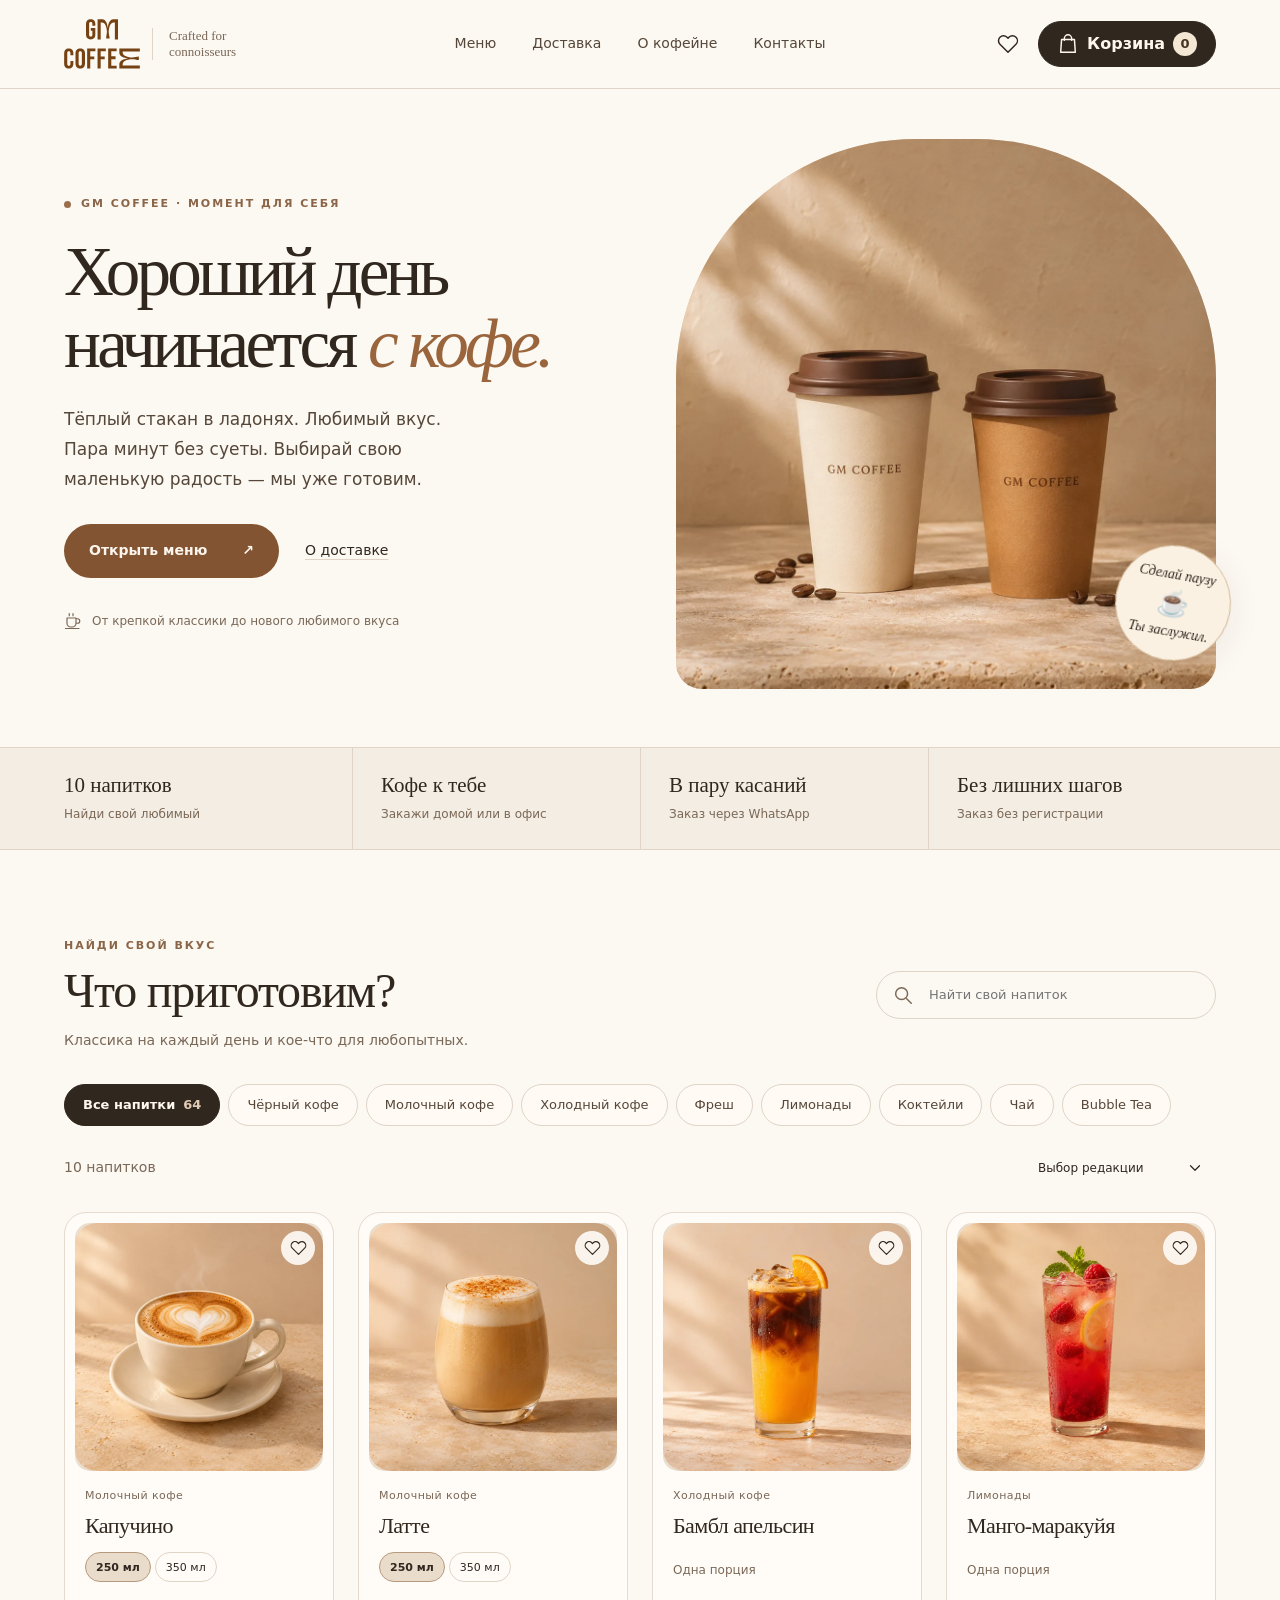
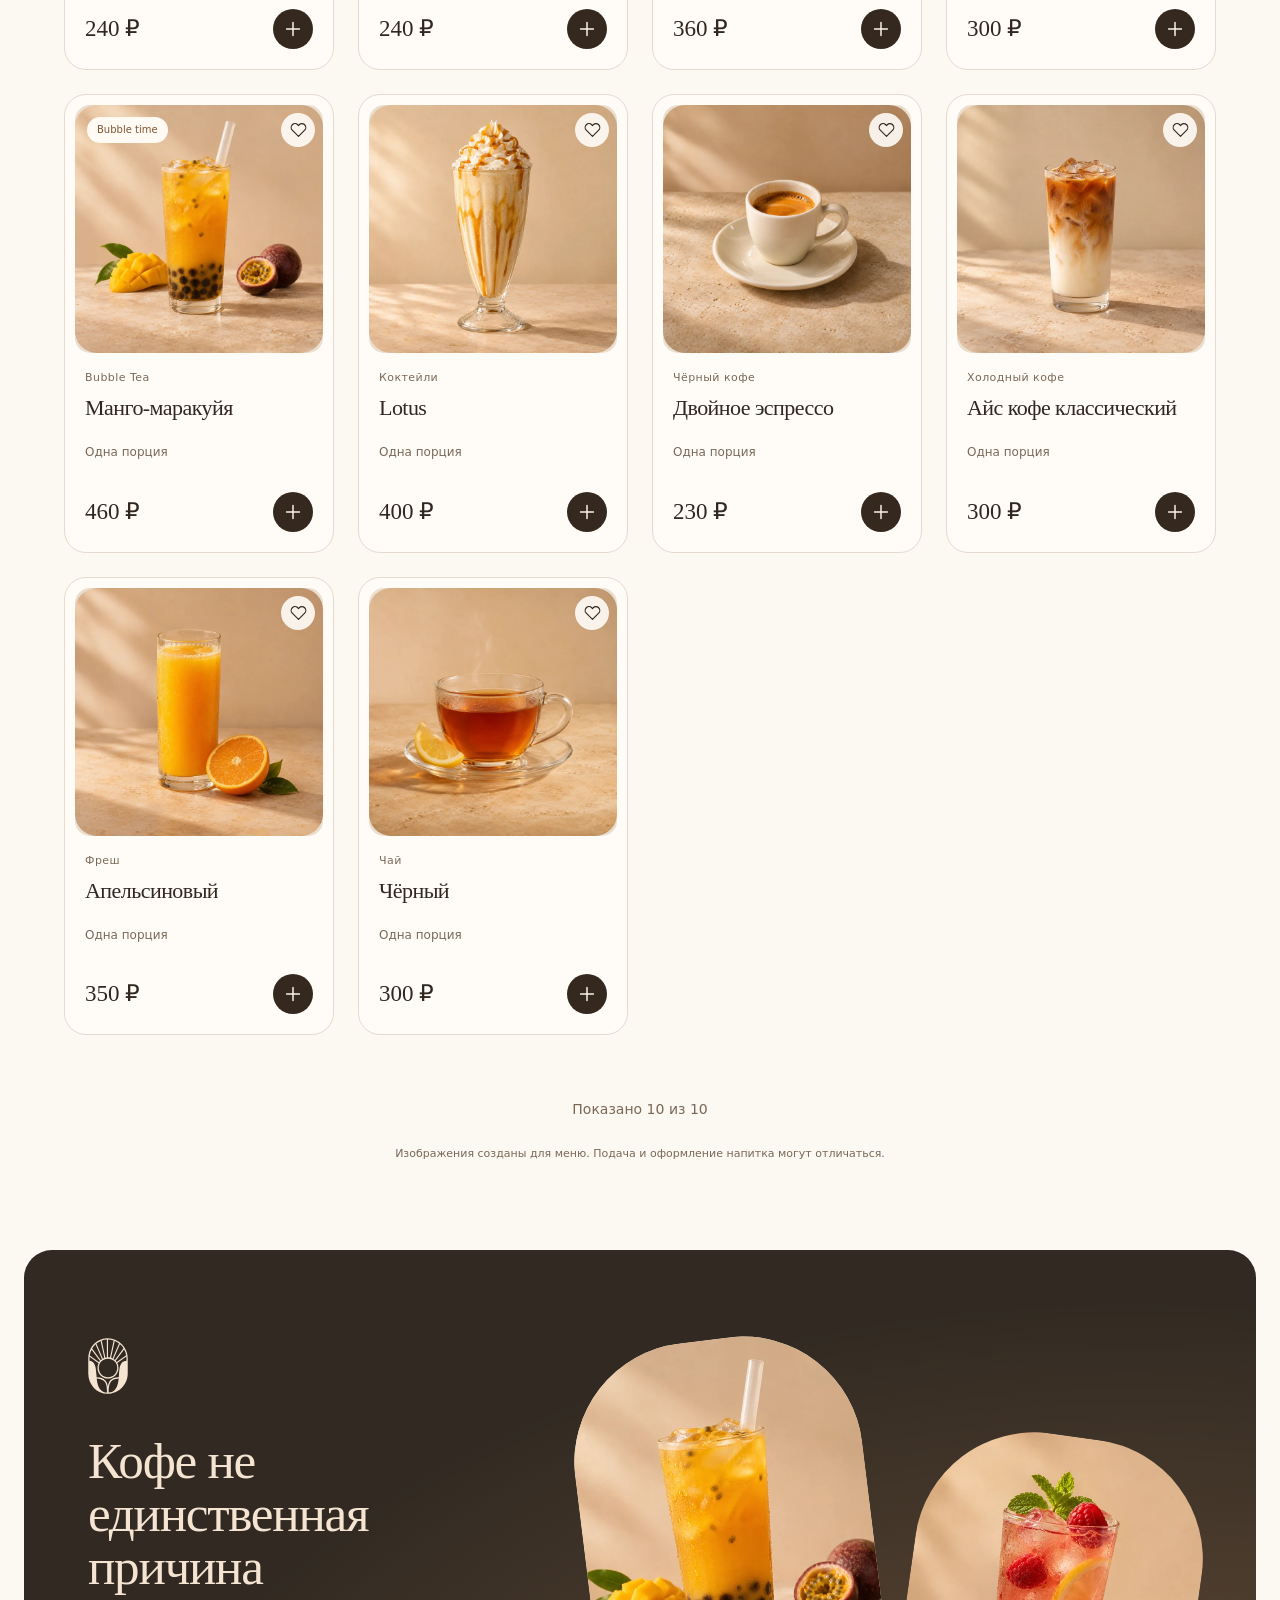
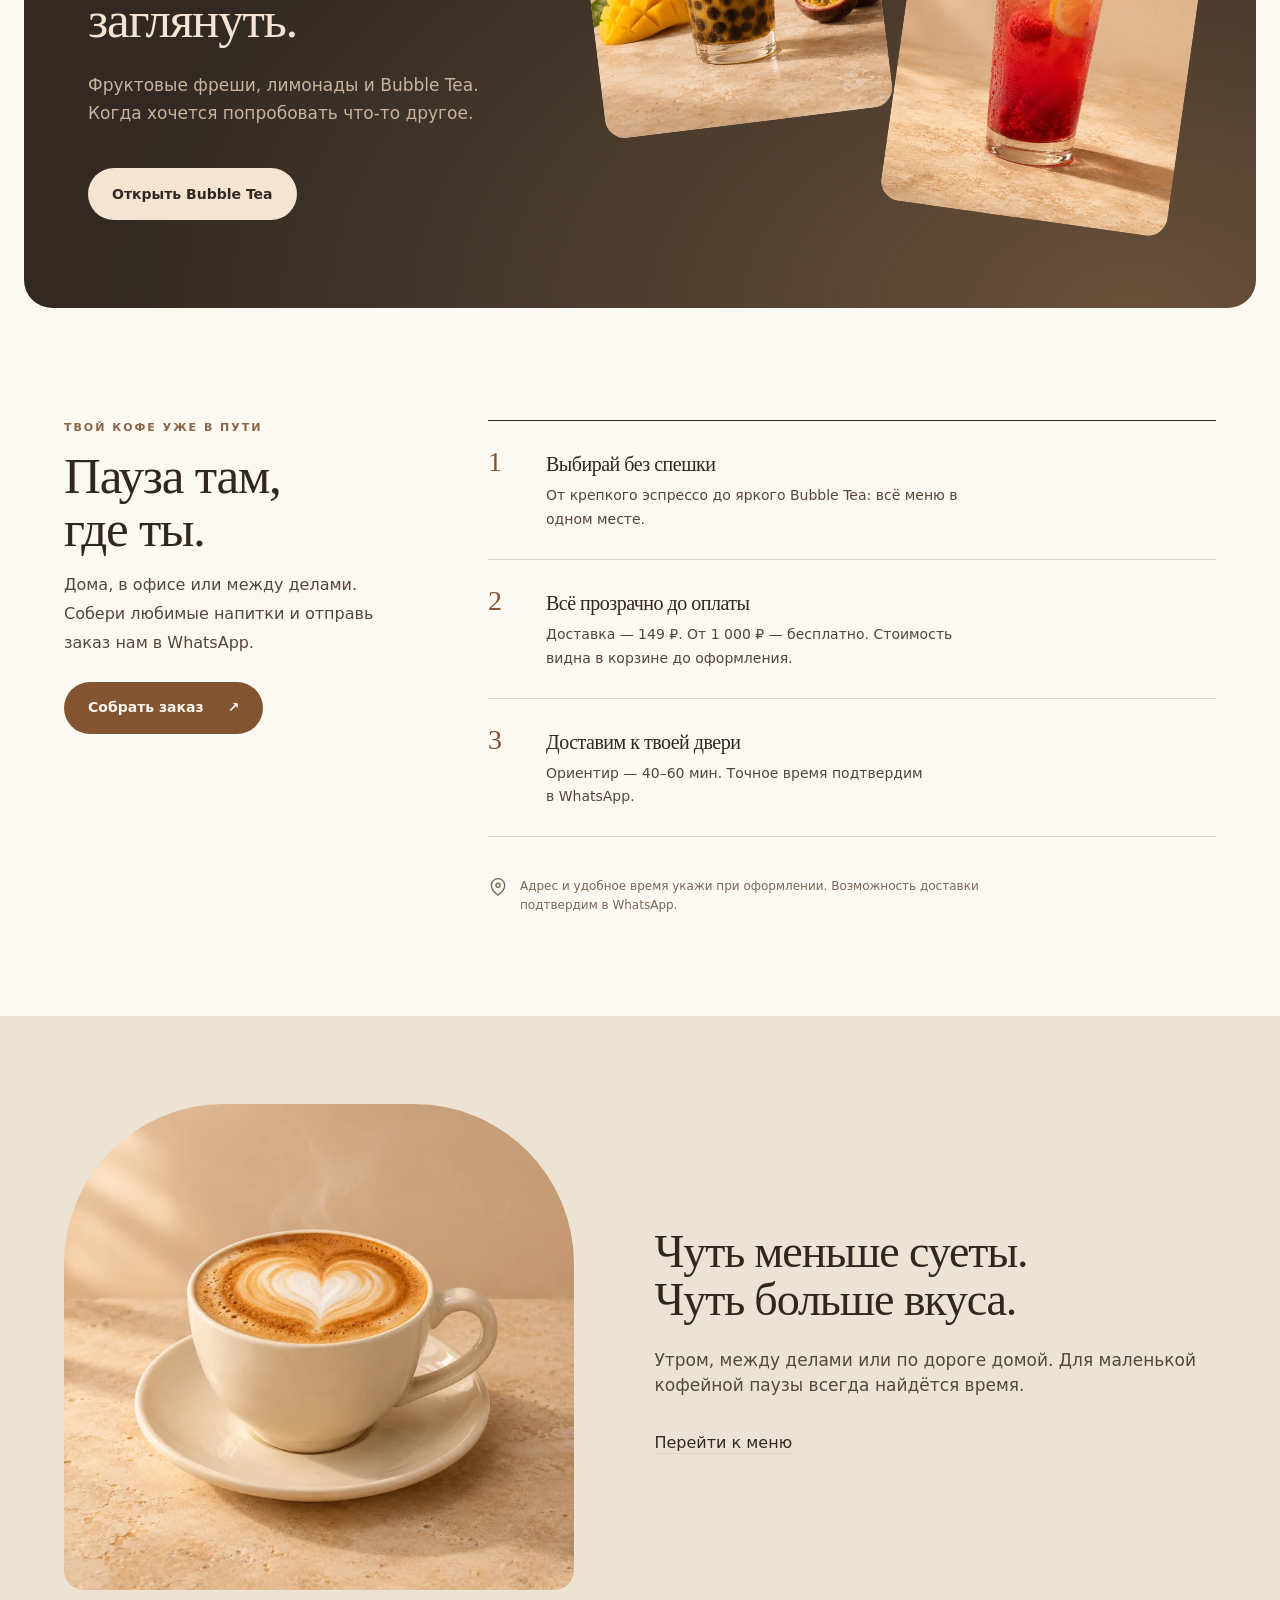
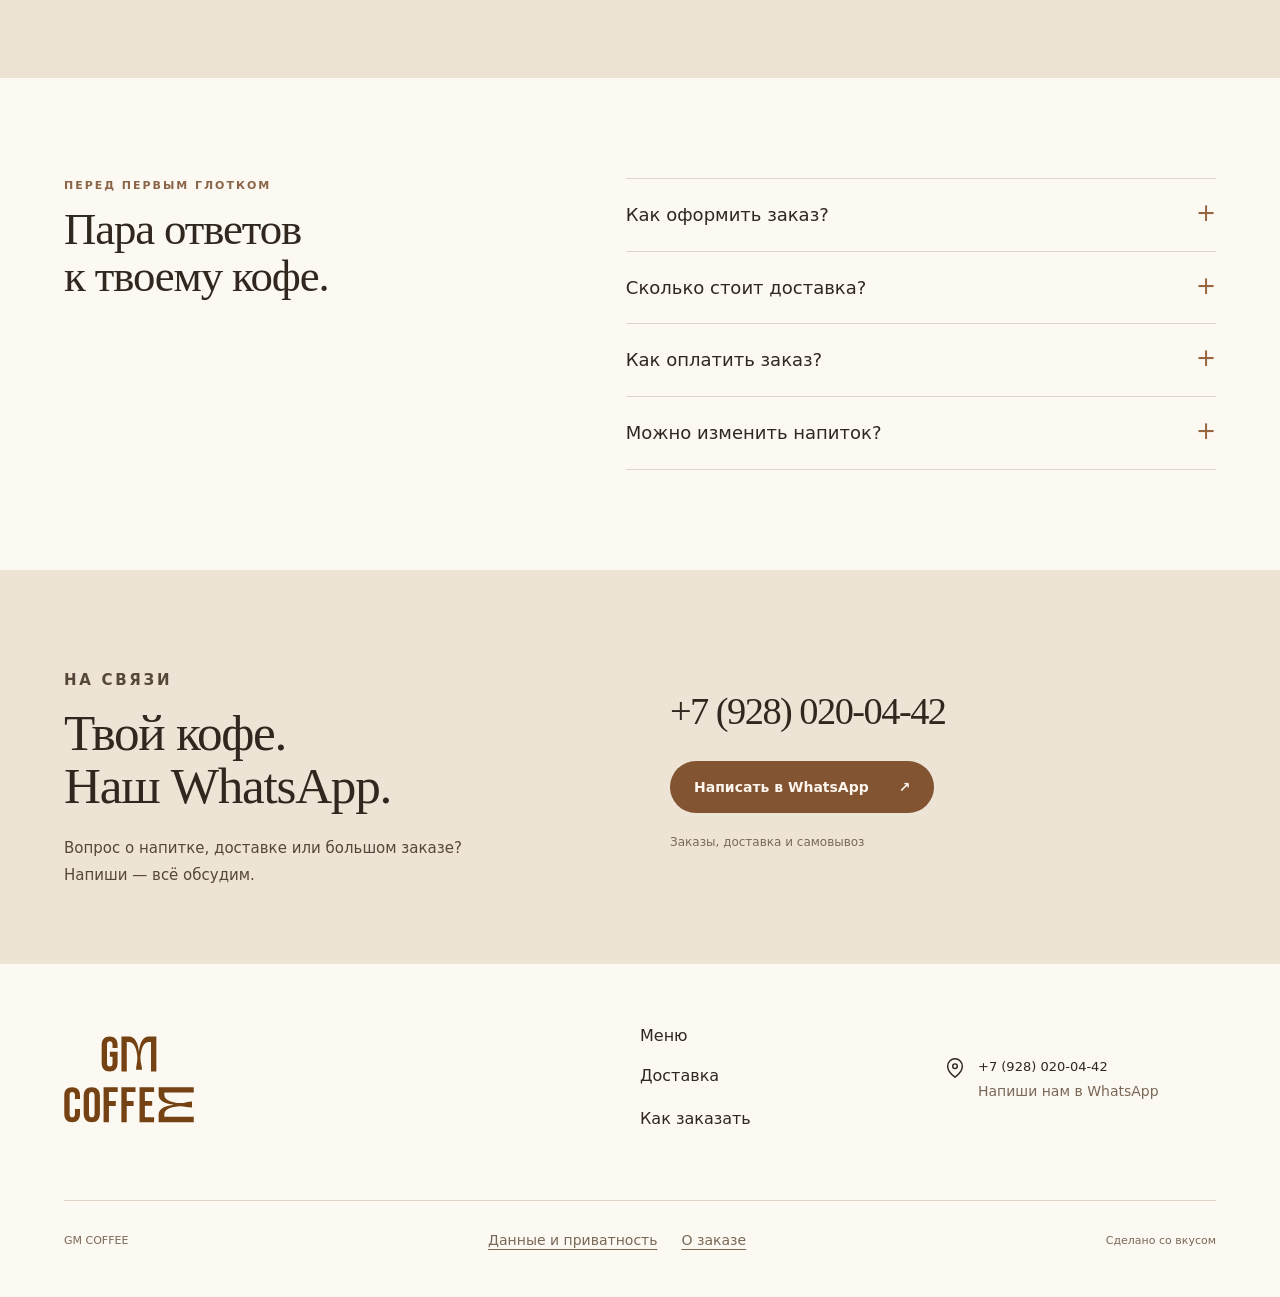
<file: index.html>
<!doctype html>
<html lang="ru">
<head>
  <meta charset="utf-8">
  <meta name="viewport" content="width=device-width, initial-scale=1, viewport-fit=cover">
  <meta name="theme-color" content="#fcf5ed">
  <meta name="description" content="GM COFFEE: любимый кофе, яркие лимонады и Bubble Tea. Меню напитков и заказ через WhatsApp.">
  <meta property="og:title" content="GM COFFEE, твоя кофейная пауза">
  <meta property="og:description" content="Выбирай свой вкус. Выбирай напитки и оформляй заказ через WhatsApp.">
  <meta http-equiv="Content-Security-Policy" content="default-src 'self'; script-src 'self'; style-src 'self'; img-src 'self' data:; font-src 'none'; connect-src 'none'; object-src 'none'; base-uri 'self'; form-action 'none'">
  <title>GM COFFEE, твоя кофейная пауза</title>
  <link rel="icon" href="assets/favicon.svg" type="image/svg+xml">
  <link rel="preload" href="assets/hero.webp" as="image">
  <link rel="stylesheet" href="css/styles.css">
  <link rel="stylesheet" href="css/refinement.css">
  <script src="js/config.js" defer></script>
  <script src="js/menu.js" defer></script>
  <script src="js/core.js" defer></script>
  <script src="js/app.js" defer></script>
</head>
<body>
  <svg class="icon-library" xmlns="http://www.w3.org/2000/svg" aria-hidden="true">
    <symbol id="i-arrow" viewBox="0 0 24 24"><path d="M4 12h15m-6-6 6 6-6 6"/></symbol>
    <symbol id="i-arrow-up" viewBox="0 0 24 24"><path d="M6 18 18 6M6 6h12v12"/></symbol>
    <symbol id="i-bag" viewBox="0 0 24 24"><path d="M5 7h14l1 14H4L5 7Z"/><path d="M8 8V6a4 4 0 0 1 8 0v2"/></symbol>
    <symbol id="i-heart" viewBox="0 0 24 24"><path d="M20.7 4.6a5.4 5.4 0 0 0-7.7 0L12 5.7l-1.1-1.1a5.4 5.4 0 0 0-7.7 7.6L12 21l8.7-8.8a5.4 5.4 0 0 0 0-7.6Z"/></symbol>
    <symbol id="i-close" viewBox="0 0 24 24"><path d="m6 6 12 12M6 18 18 6"/></symbol>
    <symbol id="i-plus" viewBox="0 0 24 24"><path d="M12 5v14M5 12h14"/></symbol>
    <symbol id="i-minus" viewBox="0 0 24 24"><path d="M5 12h14"/></symbol>
    <symbol id="i-search" viewBox="0 0 24 24"><circle cx="10.5" cy="10.5" r="6.5"/><path d="m16 16 5 5"/></symbol>
    <symbol id="i-pin" viewBox="0 0 24 24"><path d="M20 10c0 6-8 12-8 12S4 16 4 10a8 8 0 1 1 16 0Z"/><circle cx="12" cy="10" r="2.5"/></symbol>
    <symbol id="i-clock" viewBox="0 0 24 24"><circle cx="12" cy="12" r="9"/><path d="M12 6v6l4 2"/></symbol>
    <symbol id="i-truck" viewBox="0 0 24 24"><path d="M2 5h12v13H2V5Zm12 5h4l4 5v3h-8"/><circle cx="6" cy="18" r="2.5"/><circle cx="18" cy="18" r="2.5"/></symbol>
    <symbol id="i-check" viewBox="0 0 24 24"><path d="m5 12 4 4L19 6"/></symbol>
    <symbol id="i-cup" viewBox="0 0 24 24"><path d="M4 8h12v7a5 5 0 0 1-5 5H9a5 5 0 0 1-5-5V8Zm12 1h2a3 3 0 1 1 0 6h-2M2 22h18M7 2v3m5-3v3"/></symbol>
    <symbol id="i-menu" viewBox="0 0 24 24"><path d="M4 6h16M4 12h16M4 18h16"/></symbol>
    <symbol id="i-chevron" viewBox="0 0 24 24"><path d="m6 9 6 6 6-6"/></symbol>
    <symbol id="i-info" viewBox="0 0 24 24"><circle cx="12" cy="12" r="9"/><path d="M12 11v6m0-11v1"/></symbol>
    <symbol id="i-trash" viewBox="0 0 24 24"><path d="M3 6h18M9 6V3h6v3M5 6l1 15h12l1-15M10 10v7m4-7v7"/></symbol>
    <symbol id="i-spark" viewBox="0 0 24 24"><path d="M12 2c1 7 3 9 10 10-7 1-9 3-10 10C11 15 9 13 2 12c7-1 9-3 10-10Z"/></symbol>
    <symbol id="i-file" viewBox="0 0 24 24"><path d="M6 2h8l5 5v15H6V2Zm8 0v6h5M9 12h7m-7 4h7"/></symbol>
  </svg>
  <a class="skip-link" href="#catalog">Перейти к меню</a>
  <header class="site-header">
    <div class="container header-inner">
      <a href="#home" class="brand" aria-label="GM COFFEE, на главную"><img src="assets/logo.svg" width="82" height="55" alt="GM COFFEE"><span class="brand-caption">Crafted for<br>connoisseurs</span></a>
      <nav class="desktop-nav" aria-label="Главная навигация"><a href="#catalog">Меню</a><a href="#delivery">Доставка</a><a href="#about">О кофейне</a><a href="#contacts">Контакты</a></nav>
      <div class="header-actions">
        <button type="button" class="icon-button favorite-nav" data-action="favorites" aria-label="Избранные напитки" aria-pressed="false"><svg class="icon" aria-hidden="true"><use href="#i-heart"/></svg><span class="favorite-count" hidden>0</span></button>
        <button type="button" class="cart-button" data-action="cart"><svg class="icon" aria-hidden="true"><use href="#i-bag"/></svg><span class="cart-label">Корзина</span><span class="cart-badge" id="header-count">0</span></button>
        <button type="button" class="icon-button mobile-menu-button" data-action="navigation" aria-label="Открыть навигацию"><svg class="icon" aria-hidden="true"><use href="#i-menu"/></svg></button>
      </div>
    </div>
  </header>
  <main id="home">
    <section class="hero" aria-labelledby="hero-title">
      <div class="container hero-inner">
        <div class="hero-content">
          <p class="hero-eyebrow"><span></span> GM COFFEE · МОМЕНТ ДЛЯ СЕБЯ</p>
          <h1 id="hero-title">Хороший день<br>начинается <em>с кофе.</em></h1>
          <p class="lead hero-description">Тёплый стакан в ладонях. Любимый вкус. Пара минут без суеты. Выбирай свою маленькую радость — мы уже готовим.</p>
          <div class="hero-buttons"><a class="button primary" href="#catalog">Открыть меню <span aria-hidden="true">↗</span></a><a class="text-link" href="#delivery">О доставке</a></div>
          <div class="hero-footnote"><svg class="icon" aria-hidden="true"><use href="#i-cup"/></svg><span>От крепкой классики до нового любимого вкуса</span></div>
        </div>
        <div class="hero-visual"><span class="visual-caption">YOUR DAILY LITTLE JOY</span><img src="assets/hero.webp" width="680" height="620" alt="Кофе GM COFFEE в фирменных стаканах в утреннем свете" fetchpriority="high"><div class="hero-seal">Сделай паузу<span>☕</span>Ты заслужил.</div></div>
      </div>
    </section>
    <section class="service-strip" aria-label="Об онлайн-заказе">
      <dl class="container service-inner">
        <div><dt>10 напитков</dt><dd>Найди свой любимый</dd></div>
        <div><dt>Кофе к тебе</dt><dd>Закажи домой или в офис</dd></div>
        <div><dt>В пару касаний</dt><dd>Заказ через WhatsApp</dd></div>
        <div><dt>Без лишних шагов</dt><dd>Заказ без регистрации</dd></div>
      </dl>
    </section>
    <section class="catalog" id="catalog" aria-labelledby="catalog-title">
      <div class="container">
        <div class="section-heading">
          <div><p class="section-kicker">НАЙДИ СВОЙ ВКУС</p><h2 id="catalog-title">Что приготовим?</h2><p class="section-description">Классика на каждый день и кое-что для любопытных.</p></div>
          <div class="search-wrap"><svg class="icon" aria-hidden="true"><use href="#i-search"/></svg><input type="search" id="search" placeholder="Найти свой напиток" aria-label="Поиск по меню" maxlength="80" autocomplete="off"><button type="button" id="clear-search" class="icon-button" data-action="clear-search" aria-label="Очистить поиск" hidden><svg class="icon" aria-hidden="true"><use href="#i-close"/></svg></button></div>
        </div>
        <div class="category-nav" id="categories" role="group" aria-label="Категории напитков"></div>
        <div class="catalog-toolbar"><div class="catalog-counter"><span id="result-count" aria-live="polite">10 напитков</span><button type="button" data-action="reset-filters" class="text-button" id="reset-filters" hidden>Сбросить фильтры</button></div><label class="sort-label"><span class="sr-only">Сортировка</span><select id="sort"><option value="editorial">Выбор редакции</option><option value="price-asc">Сначала дешевле</option><option value="price-desc">Сначала дороже</option><option value="name">По алфавиту</option></select><svg class="icon" aria-hidden="true"><use href="#i-chevron"/></svg></label></div>
        <div class="product-grid" id="product-grid"></div>
        <div class="load-more-wrap"><button type="button" class="button outline" id="load-more" data-action="load-more">Показать ещё</button><p id="catalog-progress"></p></div>
        <p class="illustration-note">Изображения созданы для меню. Подача и оформление напитка могут отличаться.</p>
      </div>
    </section>
    <section class="discovery" aria-labelledby="discovery-title">
      <div class="container discovery-inner">
        <div class="discovery-copy">
          <img src="assets/symbol-light.svg" class="discovery-symbol" width="47" height="66" alt="">
          <h2 id="discovery-title">Кофе не единственная причина заглянуть.</h2>
          <p class="lead">Фруктовые фреши, лимонады и Bubble Tea. Когда хочется попробовать что-то другое.</p>
          <button type="button" class="button cream" data-action="category-jump" data-category="bubble-tea">Открыть Bubble Tea</button>
        </div>
        <div class="discovery-drinks" aria-hidden="true"><img src="assets/bubble.webp" width="400" height="300" alt=""><img src="assets/lemonade.webp" width="400" height="300" alt=""></div>
      </div>
    </section>
    <section class="delivery" id="delivery" aria-labelledby="delivery-title">
      <div class="container delivery-inner">
        <div class="delivery-intro">
          <p class="section-kicker">ТВОЙ КОФЕ УЖЕ В ПУТИ</p><h2 id="delivery-title">Пауза там,<br>где ты.</h2>
          <p class="lead">Дома, в офисе или между делами. Собери любимые напитки и отправь заказ нам в WhatsApp.</p>
          <a class="button primary delivery-cta" href="#catalog">Собрать заказ <span aria-hidden="true">↗</span></a>
        </div>
        <ol class="delivery-details">
          <li class="delivery-feature"><h3>Выбирай без спешки</h3><p>От крепкого эспрессо до яркого Bubble Tea: всё меню в одном месте.</p></li>
          <li class="delivery-feature"><h3>Всё прозрачно до оплаты</h3><p id="delivery-terms"></p></li>
          <li class="delivery-feature"><h3>Доставим к твоей двери</h3><p id="delivery-eta"></p></li>
        </ol>
        <div class="location-note"><svg class="icon" aria-hidden="true"><use href="#i-pin"/></svg><p>Адрес и удобное время укажи при оформлении. Возможность доставки подтвердим в WhatsApp.</p></div>
      </div>
    </section>
    <section class="about" id="about" aria-labelledby="about-title">
      <div class="container about-inner">
        <div class="about-photo"><img src="assets/coffee.webp" width="640" height="640" loading="lazy" alt="Капучино с нежной молочной пеной"></div>
        <div class="about-copy">
          <h2 id="about-title">Чуть меньше суеты. Чуть больше вкуса.</h2>
          <p class="lead">Утром, между делами или по дороге домой. Для маленькой кофейной паузы всегда найдётся время.</p>
          <a href="#catalog" class="text-link">Перейти к меню</a>
        </div>
      </div>
    </section>

    <section class="questions" aria-labelledby="questions-title">
      <div class="container questions-inner"><div><p class="section-kicker">ПЕРЕД ПЕРВЫМ ГЛОТКОМ</p><h2 id="questions-title">Пара ответов<br>к твоему кофе.</h2></div><div class="faq-list">
        <details><summary>Как оформить заказ?</summary><p>Добавь напитки в корзину, выбери доставку или самовывоз и заполни контакты. Сайт подготовит сообщение в WhatsApp — останется нажать «Отправить». Мы подтвердим заказ в переписке.</p></details>
        <details><summary>Сколько стоит доставка?</summary><p>Доставка — 149 ₽, от 1 000 ₽ — бесплатно. Итоговая сумма отображается в корзине. Возможность доставки по твоему адресу и точное время подтвердим в WhatsApp.</p></details>
        <details><summary>Как оплатить заказ?</summary><p>Способ оплаты согласуем при подтверждении заказа в WhatsApp. Банковские реквизиты на сайте вводить не нужно.</p></details>
        <details><summary>Можно изменить напиток?</summary><p>Укажи пожелания в комментарии: например, без сахара или с другим молоком. Возможность изменений, состав, аллергены и доплату уточним до подтверждения.</p></details>
      </div></div>
    </section>
    <section class="contact-section" id="contacts" aria-labelledby="contacts-title"><div class="container contact-inner"><div><p class="section-kicker">НА СВЯЗИ</p><h2 id="contacts-title">Твой кофе.<br>Наш WhatsApp.</h2><p>Вопрос о напитке, доставке или большом заказе?<br>Напиши — всё обсудим.</p></div><div class="contact-actions"><a class="contact-number" href="tel:+79280200442">+7 (928) 020-04-42</a><a class="button primary" href="https://wa.me/79280200442" target="_blank" rel="noopener noreferrer">Написать в WhatsApp <span aria-hidden="true">↗</span></a><span>Заказы, доставка и самовывоз</span></div></div></section>
  </main>
  <footer class="footer">
    <div class="container">
      <div class="footer-top">
        <a href="#home" class="footer-logo" aria-label="GM COFFEE, на главную"><img src="assets/logo.svg" width="182" height="122" alt="GM COFFEE"></a>
        <div class="footer-links"><a href="#catalog">Меню</a><a href="#delivery">Доставка</a><button type="button" data-action="demo-info">Как заказать</button></div>
        <div class="footer-address"><svg class="icon" aria-hidden="true"><use href="#i-pin"/></svg><p><a href="https://wa.me/79280200442" target="_blank" rel="noopener noreferrer">+7 (928) 020-04-42</a><small>Напиши нам в WhatsApp</small></p></div>
      </div>
      <div class="footer-bottom"><span>GM COFFEE</span><div><button type="button" data-action="privacy">Данные и приватность</button><button type="button" data-action="demo-info">О заказе</button></div><span>Сделано со вкусом</span></div>
    </div>
  </footer>
  <div class="mobile-cart" id="mobile-cart" hidden><button type="button" data-action="cart"><span><svg class="icon" aria-hidden="true"><use href="#i-bag"/></svg>Корзина <span id="mobile-count"></span></span><strong id="mobile-total"></strong></button></div>
  <dialog id="modal" class="modal" aria-labelledby="modal-title"><div id="modal-content"></div></dialog>
  <div class="toast" id="toast" role="status" aria-live="polite" hidden></div>
  <noscript><div class="noscript">Чтобы открыть меню и корзину, включите JavaScript в браузере. Заказы оформляются через WhatsApp.</div></noscript>
</body>
</html>
</file>
<file: css/styles.css>
/* Hallmark · shape: catalogue (the menu leads after the hero) · genre: editorial · theme: brand · redesign: full
 * paper: oklch(97.3% 0.013 71) · accent: oklch(45% 0.12 58) · display: Iowan Old Style / Palatino stack · body: system-ui · hero: Stage · nav: edge-aligned bar under the demo strip · footer: mast · signature: the brand cups illustration at full height beside a plain headline
 * axes: light/roman-serif/warm · posture: restrained, one coffee field band · contrast: pass · fold: pass · v2.0.0 */
/* Hallmark · pre-emit critique: P4 H4 E4 S3 R4 V3 · weakest: S, no photographs exist (illustrations are the client's own), so the menu grid and the brand cups carry the page */
/* Hallmark · kept: every id, data-action, script and form field; the client palette and logo · dropped: hero footnote and "A little coffee" note (58, hero budget), four eyebrows (54), the spark emoji (30a) */
/* Hallmark · waive 37 · CSP sets font-src 'none' · the client build forbids web fonts, so display and body are system stacks */
@import url("./tokens.css");
@import url("./base.css");

/* Page */
html { scroll-behavior: smooth; scroll-padding-top: 112px; }
body.modal-open { overflow: clip; }
h1, h2 { line-height: 1.04; }
button { cursor: pointer; border: 0; background: none; color: inherit; padding: 0; }
button:disabled { cursor: not-allowed; opacity: 0.55; }
input, select, textarea { color: inherit; }
.icon { width: 22px; height: 22px; fill: none; stroke: currentColor; stroke-width: 1.6; stroke-linecap: round; stroke-linejoin: round; flex-shrink: 0; }
.icon-library { position: absolute; width: 0; height: 0; overflow: hidden; }
.sr-only { position: absolute; width: 1px; height: 1px; overflow: hidden; clip-path: inset(50%); white-space: nowrap; }
.skip-link { position: fixed; z-index: var(--z-tooltip); top: var(--space-sm); left: var(--space-sm); padding: var(--space-sm) var(--space-md); background: var(--color-accent); color: var(--color-accent-ink); border-radius: var(--radius-control); transform: translateY(-200%); }
.skip-link:focus-visible { transform: none; }

/* Controls */
.button { display: inline-flex; align-items: center; justify-content: center; gap: var(--space-sm); min-height: 52px; padding: var(--space-sm) var(--space-lg); border-radius: var(--radius-control); font-size: var(--text-md); font-weight: 700; text-decoration: none; transition: background-color var(--dur-short) var(--ease-out), color var(--dur-short) var(--ease-out), transform var(--dur-micro) var(--ease-out); }
.button .icon { width: 18px; height: 18px; }
.button:active:not(:disabled) { transform: translateY(1px); }
.primary { background: var(--color-accent); color: var(--color-accent-ink); }
.primary:hover:not(:disabled) { background: var(--color-accent-deep); }
.outline { border: 1px solid var(--color-ink-2); color: var(--color-ink); }
.outline:hover:not(:disabled) { background: var(--color-paper-2); }
.cream { background: var(--color-field-ink); color: var(--color-field); }
.cream:hover { background: var(--color-paper); }
.button.full { width: 100%; }
.text-link { display: inline-flex; align-items: center; gap: var(--space-xs); min-height: 44px; font-size: var(--text-md); color: var(--color-ink); text-decoration: underline; text-decoration-color: var(--color-rule); text-underline-offset: 0.3em; transition: text-decoration-color var(--dur-short) var(--ease-out), color var(--dur-short) var(--ease-out); }
.text-link:hover { text-decoration-color: var(--color-accent); color: var(--color-accent); }
.text-link .icon { width: 18px; height: 18px; }
.text-button { font-size: var(--text-sm); color: var(--color-accent); text-decoration: underline; text-underline-offset: 0.25em; min-height: 44px; }
.text-button:hover { color: var(--color-accent-deep); }
.text-link:active, .text-button:active { opacity: 0.7; }
.icon-button { display: inline-flex; align-items: center; justify-content: center; width: 44px; height: 44px; border-radius: var(--radius-pill); transition: background-color var(--dur-short) var(--ease-out); }
.icon-button:hover { background: var(--color-paper-2); }
.icon-button:active { background: var(--color-paper-3); }
.demo-tag { display: inline-flex; align-items: center; min-height: 28px; padding: 0 var(--space-sm); border-radius: var(--radius-control); background: var(--color-paper-2); color: var(--color-ink-2); font-size: var(--text-sm); }
.eyebrow { font-size: var(--text-sm); color: var(--color-muted); margin-bottom: var(--space-xs); }

/* Demo strip and header */
.demo-bar { display: flex; flex-wrap: wrap; align-items: center; justify-content: center; gap: var(--space-2xs) var(--space-md); padding: var(--space-xs) var(--gutter); background: var(--color-field); color: var(--color-field-ink); font-size: var(--text-sm); }
.demo-bar button { min-height: 32px; color: var(--color-field-ink); text-decoration: underline; text-underline-offset: 0.25em; }
.demo-bar button:hover { color: var(--color-paper); text-decoration-thickness: 2px; }
.site-header { position: sticky; top: 0; z-index: var(--z-sticky-nav); background: var(--color-paper); border-bottom: 1px solid var(--color-rule); }
.header-inner { display: grid; grid-template-columns: minmax(0, 1fr) auto minmax(0, 1fr); align-items: center; min-height: 76px; }
.brand { display: inline-flex; align-items: center; gap: var(--space-sm); text-decoration: none; }
.brand img { width: 64px; height: auto; }
.brand-caption { font-family: var(--font-display); font-size: var(--text-xs); line-height: 1.2; color: var(--color-muted); }
.desktop-nav { display: flex; gap: var(--space-xl); }
.desktop-nav a { font-size: var(--text-md); text-decoration: none; color: var(--color-ink-2); padding-block: var(--space-sm); transition: color var(--dur-short) var(--ease-out); }
.desktop-nav a:hover { color: var(--color-accent); text-decoration: underline; text-underline-offset: 0.4em; }
.header-actions { display: flex; align-items: center; justify-content: flex-end; gap: var(--space-xs); }
.favorite-nav { position: relative; }
.favorite-nav[aria-pressed="true"] { background: var(--color-paper-2); color: var(--color-accent); }
.favorite-nav[aria-pressed="true"] .icon { fill: currentColor; }
.favorite-count { position: absolute; top: 4px; right: 2px; min-width: 18px; height: 18px; padding: 0 var(--space-2xs); border-radius: var(--radius-pill); background: var(--color-accent); color: var(--color-accent-ink); font-size: 11px; line-height: 18px; font-variant-numeric: tabular-nums; }
.cart-button { display: inline-flex; align-items: center; gap: var(--space-xs); min-height: 44px; padding: 0 var(--space-md); border: 1px solid var(--color-ink-2); border-radius: var(--radius-pill); font-weight: 700; transition: background-color var(--dur-short) var(--ease-out); }
.cart-button:hover { background: var(--color-paper-2); }
.cart-button:active { background: var(--color-paper-3); }
.cart-badge { min-width: 24px; padding: 0 var(--space-2xs); border-radius: var(--radius-pill); background: var(--color-accent); color: var(--color-accent-ink); font-size: var(--text-xs); line-height: 24px; text-align: center; font-variant-numeric: tabular-nums; }
.mobile-menu-button { display: none; }

/* Hero: Stage, text on five columns, the cups on seven */
.hero { padding-block: var(--space-2xl) var(--space-3xl); }
.hero-inner { display: grid; grid-template-columns: minmax(0, 6fr) minmax(0, 6fr); gap: var(--space-2xl); align-items: center; min-height: min(calc(100svh - 76px - 40px - var(--space-2xl) - var(--space-3xl)), 760px); }
.hero h1 { max-width: 14ch; }
.hero-description { margin-top: var(--space-lg); max-width: 34ch; color: var(--color-ink-2); }
.hero-buttons { display: flex; flex-wrap: wrap; align-items: center; gap: var(--space-lg); margin-top: var(--space-xl); }
.hero-visual { display: flex; justify-content: center; }
.hero-visual img { width: 100%; max-width: 640px; max-height: 68svh; object-fit: contain; }
@media (prefers-reduced-motion: no-preference) {
  .hero-content > *, .hero-visual { animation: settle var(--dur-long) var(--ease-out) both; animation-delay: calc(var(--i, 0) * 60ms); }
  .hero-description { --i: 1; } .hero-buttons { --i: 2; } .hero-visual { --i: 3; }
}
@keyframes settle { from { opacity: 0; transform: translateY(8px); } }

/* Service facts: a dl parted by hairlines */
.service-strip { border-block: 1px solid var(--color-rule); }
.service-inner { display: grid; grid-template-columns: repeat(4, minmax(0, 1fr)); margin-block: 0; }
.service-inner > div { padding: var(--space-lg) var(--space-lg); border-left: 1px solid var(--color-rule); }
.service-inner > div:first-child { border-left: 0; padding-left: 0; }
.service-inner > div:last-child { padding-right: 0; }
.service-inner dt { font-family: var(--font-display); font-size: var(--text-xl); line-height: 1.2; }
.service-inner dd { margin: var(--space-2xs) 0 0; font-size: var(--text-sm); color: var(--color-muted); }

/* Catalogue */
.catalog { padding-block: var(--section-gap) var(--section-gap-s); }
.section-heading { display: grid; grid-template-columns: minmax(0, 7fr) minmax(0, 5fr); gap: var(--gap-columns); align-items: end; margin-bottom: var(--space-xl); }
.search-wrap { position: relative; display: flex; align-items: center; }
.search-wrap > .icon { position: absolute; left: var(--space-md); color: var(--color-muted); pointer-events: none; }
.search-wrap input { width: 100%; min-height: 52px; padding: 0 52px 0 52px; border: 1px solid var(--color-rule); border-radius: var(--radius-control); background: var(--color-paper); font-size: var(--text-md); transition: border-color var(--dur-short) var(--ease-out); }
.search-wrap input:hover { border-color: var(--color-muted); }
.search-wrap input:focus-visible { outline: 2px solid var(--color-focus); outline-offset: -1px; }
.search-wrap input::-webkit-search-cancel-button { display: none; }
.search-wrap .icon-button { position: absolute; right: var(--space-2xs); }
.category-nav { display: flex; gap: var(--space-xs); overflow-x: auto; padding-bottom: var(--space-xs); scrollbar-width: thin; }
.category-tab { display: inline-flex; align-items: center; gap: var(--space-xs); flex-shrink: 0; min-height: 44px; padding: 0 var(--space-md); border: 1px solid var(--color-rule); border-radius: var(--radius-pill); font-size: var(--text-md); color: var(--color-ink-2); transition: background-color var(--dur-short) var(--ease-out), border-color var(--dur-short) var(--ease-out); }
.category-tab:hover { border-color: var(--color-ink-2); }
.category-tab:active { background: var(--color-paper-2); }
.category-tab[aria-pressed="true"] { background: var(--color-paper-2); border-color: var(--color-ink); color: var(--color-ink); font-weight: 700; }
.category-count { font-size: var(--text-xs); color: var(--color-muted); font-variant-numeric: tabular-nums; }
.catalog-toolbar { display: flex; align-items: center; justify-content: space-between; gap: var(--space-md); margin-block: var(--space-lg) var(--space-xl); padding-top: var(--space-md); border-top: 1px solid var(--color-rule); }
.catalog-counter { display: flex; align-items: center; gap: var(--space-md); font-size: var(--text-sm); color: var(--color-muted); font-variant-numeric: tabular-nums; }
.sort-label { position: relative; display: inline-flex; align-items: center; }
.sort-label select { appearance: none; min-height: 44px; padding: 0 var(--space-2xl) 0 var(--space-md); border: 1px solid var(--color-rule); border-radius: var(--radius-control); background: var(--color-paper); font-size: var(--text-sm); cursor: pointer; }
.sort-label select:hover { border-color: var(--color-muted); }
.sort-label .icon { position: absolute; right: var(--space-sm); width: 18px; height: 18px; pointer-events: none; }
.product-grid { display: grid; grid-template-columns: repeat(4, minmax(0, 1fr)); gap: var(--space-2xl) var(--gap-columns); }
.product-card { display: flex; flex-direction: column; min-width: 0; }
.product-visual { position: relative; border-radius: var(--radius-card); background: var(--color-paper-2); }
.product-open-image { display: block; width: 100%; border-radius: var(--radius-card); transition: background-color var(--dur-short) var(--ease-out); }
.product-open-image:hover { background: var(--color-paper-3); }
.product-open-image img { width: 100%; aspect-ratio: 4 / 3; object-fit: contain; }
.product-sticker { position: absolute; left: var(--space-sm); top: var(--space-sm); padding: var(--space-2xs) var(--space-xs); border-radius: var(--radius-control); background: var(--color-paper); font-size: var(--text-xs); color: var(--color-accent); }
.product-favorite { position: absolute; right: var(--space-xs); top: var(--space-xs); background: var(--color-paper); }
.product-favorite[aria-pressed="true"] { color: var(--color-accent); }
.product-favorite[aria-pressed="true"] .icon { fill: currentColor; }
.product-info { display: flex; flex-direction: column; flex: 1; gap: var(--space-xs); padding-top: var(--space-md); }
.product-category { font-size: var(--text-sm); color: var(--color-muted); }
.product-title { font-size: var(--text-title); }
.product-title button { text-align: left; font: inherit; letter-spacing: inherit; }
.product-title button:hover { color: var(--color-accent); }
.size-options { display: flex; flex-wrap: wrap; gap: var(--space-2xs); margin-top: var(--space-2xs); }
.size-button { min-height: 36px; padding: 0 var(--space-sm); border: 1px solid var(--color-rule); border-radius: var(--radius-pill); font-size: var(--text-sm); font-variant-numeric: tabular-nums; transition: border-color var(--dur-short) var(--ease-out); }
.size-button:hover { border-color: var(--color-ink-2); }
.size-button:active { background: var(--color-paper-2); }
.size-button[aria-pressed="true"] { border-color: var(--color-ink); box-shadow: inset 0 0 0 1px var(--color-ink); font-weight: 700; }
.single-size { display: inline-flex; align-items: center; min-height: 36px; font-size: var(--text-sm); color: var(--color-muted); }
.product-bottom { display: flex; align-items: center; justify-content: space-between; gap: var(--space-sm); margin-top: auto; padding-top: var(--space-sm); }
.product-price { font-family: var(--font-display); font-size: var(--text-xl); font-weight: 400; font-variant-numeric: tabular-nums; }
.add-button { display: inline-flex; align-items: center; justify-content: center; width: 44px; height: 44px; border-radius: var(--radius-pill); background: var(--color-accent); color: var(--color-accent-ink); transition: background-color var(--dur-short) var(--ease-out), transform var(--dur-micro) var(--ease-out); }
.add-button:hover { background: var(--color-accent-deep); }
.add-button:active { transform: scale(0.94); }
.unavailable-label { font-size: var(--text-sm); color: var(--color-muted); }
.quantity-control { display: inline-flex; align-items: center; gap: var(--space-2xs); border: 1px solid var(--color-rule); border-radius: var(--radius-pill); }
.quantity-control button { display: inline-flex; align-items: center; justify-content: center; width: 40px; height: 40px; border-radius: var(--radius-pill); }
.quantity-control button:hover:not(:disabled) { background: var(--color-paper-2); }
.quantity-control button:active:not(:disabled) { background: var(--color-paper-3); }
.quantity-control .icon { width: 18px; height: 18px; }
.quantity-control span { min-width: 2ch; text-align: center; font-variant-numeric: tabular-nums; font-weight: 700; }
.empty-state { grid-column: 1 / -1; display: grid; justify-items: start; gap: var(--space-md); padding-block: var(--space-2xl); }
.empty-state > .icon { width: 32px; height: 32px; color: var(--color-muted); }
.load-more-wrap { display: flex; align-items: center; gap: var(--space-lg); margin-top: var(--space-2xl); }
.load-more-wrap p { font-size: var(--text-sm); color: var(--color-muted); font-variant-numeric: tabular-nums; }
.illustration-note { margin-top: var(--space-lg); font-size: var(--text-sm); color: var(--color-muted); }

/* Discovery: a change of paper to the coffee field */
.discovery { background: var(--color-field); color: var(--color-field-ink); padding-block: var(--section-gap-s); }
.discovery-inner { display: grid; grid-template-columns: minmax(0, 5fr) minmax(0, 7fr); gap: var(--space-3xl); align-items: center; }
.discovery-symbol { width: 40px; height: auto; margin-bottom: var(--space-xl); }
.discovery h2 { color: var(--color-field-ink); max-width: 14ch; }
.discovery .lead { margin-block: var(--space-lg) var(--space-xl); color: var(--color-field-muted); }
.discovery-drinks { display: grid; grid-template-columns: repeat(2, minmax(0, 1fr)); gap: var(--gap-columns); }
.discovery-drinks img { width: 100%; aspect-ratio: 3 / 4; object-fit: contain; border-radius: var(--radius-card); background: var(--color-paper-2); }
.discovery-drinks img:last-child { margin-top: var(--space-3xl); }

/* Delivery: head on four columns, a real ol of rows on eight */
.delivery { padding-block: var(--section-gap-l) var(--section-gap); }
.delivery-inner { display: grid; grid-template-columns: minmax(0, 4fr) minmax(0, 8fr); gap: var(--space-xl) var(--gap-columns); }
.delivery-intro .lead { margin-block: var(--space-md) var(--space-lg); color: var(--color-ink-2); }
.delivery-details { list-style: none; margin: 0; padding: 0; counter-reset: step; border-top: 1px solid var(--color-ink); }
.delivery-feature { counter-increment: step; display: grid; grid-template-columns: 64px minmax(0, 4fr) minmax(0, 5fr); gap: var(--gap-columns); align-items: baseline; padding-block: var(--space-xl); border-bottom: 1px solid var(--color-rule); }
.delivery-feature::before { content: counter(step); font-family: var(--font-display); font-size: var(--text-3xl); line-height: 1; color: var(--color-accent); font-variant-numeric: tabular-nums; }
.delivery-feature p { color: var(--color-ink-2); }
.location-note { grid-column: 2; display: flex; gap: var(--space-sm); align-items: flex-start; color: var(--color-muted); font-size: var(--text-sm); }
.location-note .icon { width: 20px; height: 20px; }

/* About: a statement */
.about { background: var(--color-paper-2); padding-block: var(--section-gap-s); }
.about-inner { display: grid; grid-template-columns: minmax(0, 2fr) minmax(0, 10fr); gap: var(--gap-columns); align-items: start; }
.about-mark { width: 80px; height: auto; }
.about h2 { font-size: var(--text-display-s); max-width: 18ch; }
.about .lead { margin-block: var(--space-lg); color: var(--color-ink-2); }

/* Footer: the mark over the links */
.footer { padding-block: var(--space-3xl) var(--space-xl); }
.footer-top { display: grid; grid-template-columns: minmax(0, 6fr) minmax(0, 3fr) minmax(0, 3fr); gap: var(--gap-columns); align-items: end; padding-bottom: var(--space-2xl); border-bottom: 1px solid var(--color-rule); }
.footer-logo img { width: 182px; height: auto; }
.footer-links { display: grid; gap: var(--space-xs); justify-items: start; }
.footer-links a, .footer-links button { min-height: 32px; font-size: var(--text-md); text-decoration: none; color: var(--color-ink); }
.footer-links a:hover, .footer-links button:hover { color: var(--color-accent); text-decoration: underline; text-underline-offset: 0.3em; }
.footer-address { display: flex; gap: var(--space-sm); align-items: flex-start; }
.footer-address small { display: block; margin-top: var(--space-2xs); font-size: var(--text-sm); color: var(--color-muted); }
.footer-bottom { display: flex; flex-wrap: wrap; justify-content: space-between; align-items: center; gap: var(--space-md); padding-top: var(--space-lg); font-size: var(--text-sm); color: var(--color-muted); }
.footer-bottom div { display: flex; gap: var(--space-lg); }
.footer-bottom button { min-height: 32px; font-size: var(--text-sm); color: var(--color-muted); text-decoration: underline; text-underline-offset: 0.25em; }
.footer-bottom button:hover { color: var(--color-ink); }

/* Mobile cart bar */
.mobile-cart { position: fixed; z-index: var(--z-sticky); left: var(--space-sm); right: var(--space-sm); bottom: max(var(--space-sm), env(safe-area-inset-bottom)); display: none; }
.mobile-cart button { display: flex; align-items: center; justify-content: space-between; gap: var(--space-sm); width: 100%; min-height: 56px; padding: 0 var(--space-lg); border-radius: var(--radius-control); background: var(--color-accent); color: var(--color-accent-ink); font-weight: 700; box-shadow: var(--shadow-dialog); }
.mobile-cart button > span { display: inline-flex; align-items: center; gap: var(--space-xs); }
.mobile-cart strong { font-variant-numeric: tabular-nums; }

/* Dialog shell */
.modal { width: min(560px, calc(100% - var(--space-lg))); max-height: calc(100dvh - var(--space-xl)); padding: 0; border: 0; border-radius: var(--radius-card); background: var(--color-paper); color: var(--color-ink); box-shadow: var(--shadow-dialog); overflow: auto; overscroll-behavior: contain; }
.modal::backdrop { background: var(--color-scrim); }
.modal[open] { animation: dialog-in var(--dur-long) var(--ease-out); }
@keyframes dialog-in { from { opacity: 0; transform: translateY(12px); } }
#modal-content { padding: var(--space-xl); }
.modal-heading { display: flex; justify-content: space-between; align-items: flex-start; gap: var(--space-md); margin-bottom: var(--space-lg); }
.modal-heading h2 { font-size: var(--text-2xl); }
#modal-title:focus { outline: none; }
.modal-heading .icon-button { margin: calc(var(--space-xs) * -1) calc(var(--space-xs) * -1) 0 0; }
.title-count { font-family: var(--font-body); font-size: var(--text-md); color: var(--color-muted); font-variant-numeric: tabular-nums; vertical-align: middle; }
.demo-notice { display: flex; gap: var(--space-sm); padding: var(--space-md); border-radius: var(--radius-control); background: var(--color-paper-2); font-size: var(--text-sm); color: var(--color-ink-2); }
.demo-notice .icon { width: 20px; height: 20px; color: var(--color-accent); }
.dialog-toast, .toast { position: fixed; z-index: var(--z-toast); left: 50%; bottom: var(--space-xl); transform: translateX(-50%); max-width: calc(100% - var(--space-xl)); padding: var(--space-sm) var(--space-lg); border-radius: var(--radius-control); background: var(--color-ink); color: var(--color-paper); font-size: var(--text-sm); box-shadow: var(--shadow-dialog); }
.noscript { position: fixed; inset: auto var(--space-md) var(--space-md); z-index: var(--z-toast); padding: var(--space-md); border-radius: var(--radius-control); background: var(--color-ink); color: var(--color-paper); }

.navigation-links { display: grid; gap: var(--space-2xs); }
.navigation-links a { display: block; padding-block: var(--space-sm); font-family: var(--font-display); font-size: var(--text-2xl); text-decoration: none; border-bottom: 1px solid var(--color-rule); }
.navigation-links a:hover { color: var(--color-accent); }
.navigation-links .text-link { margin-top: var(--space-md); }

/* Product dialog */
.modal-product { width: min(880px, calc(100% - var(--space-lg))); }
.product-modal-layout { position: relative; display: grid; grid-template-columns: minmax(0, 1fr) minmax(0, 1fr); gap: var(--space-xl); }
.modal-close { position: absolute; top: calc(var(--space-sm) * -1); right: calc(var(--space-sm) * -1); z-index: var(--z-raised); }
.product-modal-art { border-radius: var(--radius-card); background: var(--color-paper-2); }
.product-modal-art img { width: 100%; aspect-ratio: 3 / 4; object-fit: contain; }
.product-modal-details { display: flex; flex-direction: column; gap: var(--space-md); padding-top: var(--space-lg); }
.product-modal-details h2 { font-size: var(--text-2xl); }
.product-mood { color: var(--color-ink-2); }
.field-caption { font-size: var(--text-sm); color: var(--color-muted); }
.quantity-row { display: flex; align-items: center; justify-content: space-between; gap: var(--space-md); }
.product-fineprint { font-size: var(--text-sm); color: var(--color-muted); }
.product-fineprint summary { cursor: pointer; min-height: 32px; color: var(--color-ink-2); text-decoration: underline; text-underline-offset: 0.25em; }
.product-fineprint p { margin-top: var(--space-xs); }
.product-price-note { font-size: var(--text-sm); color: var(--color-muted); }

/* Cart dialog */
.modal-cart { margin: 0 0 0 auto; height: 100dvh; max-height: none; width: min(480px, 100%); border-radius: 0; }
.modal-cart #modal-content { height: 100%; padding: 0; }
.cart-layout { display: flex; flex-direction: column; height: 100%; }
.cart-layout > .modal-heading { padding: var(--space-xl) var(--space-xl) 0; }
.cart-scroll { flex: 1; overflow: auto; padding: 0 var(--space-xl); }
.delivery-progress { display: grid; gap: var(--space-xs); padding-bottom: var(--space-lg); border-bottom: 1px solid var(--color-rule); font-size: var(--text-sm); }
.delivery-progress progress { width: 100%; height: 6px; appearance: none; border: 0; border-radius: var(--radius-pill); background: var(--color-paper-2); overflow: hidden; }
.delivery-progress progress::-webkit-progress-bar { background: var(--color-paper-2); }
.delivery-progress progress::-webkit-progress-value { background: var(--color-accent); }
.delivery-progress progress::-moz-progress-bar { background: var(--color-accent); }
.delivery-progress small { color: var(--color-muted); }
.cart-item { display: grid; grid-template-columns: 70px minmax(0, 1fr); gap: var(--space-md); padding-block: var(--space-md); border-bottom: 1px solid var(--color-rule); }
.cart-thumb { width: 70px; height: 84px; object-fit: contain; border-radius: var(--radius-control); background: var(--color-paper-2); }
.cart-item-top, .cart-item-bottom { display: flex; justify-content: space-between; align-items: flex-start; gap: var(--space-sm); }
.cart-item-bottom { align-items: center; margin-top: var(--space-sm); }
.cart-item h3 { font-size: var(--text-lg); }
.cart-item small { font-size: var(--text-sm); color: var(--color-muted); font-variant-numeric: tabular-nums; }
.cart-item-bottom strong { font-variant-numeric: tabular-nums; }
.remove-item { display: inline-flex; align-items: center; justify-content: center; width: 36px; height: 36px; border-radius: var(--radius-pill); color: var(--color-muted); }
.remove-item:hover { background: var(--color-paper-2); color: var(--color-ink); }
.remove-item .icon { width: 18px; height: 18px; }
.cart-clear { margin-block: var(--space-md); min-height: 44px; font-size: var(--text-sm); color: var(--color-muted); text-decoration: underline; text-underline-offset: 0.25em; }
.cart-clear:hover { color: var(--color-error); }
.cart-footer { display: grid; gap: var(--space-md); padding: var(--space-lg) var(--space-xl) var(--space-xl); border-top: 1px solid var(--color-rule); background: var(--color-paper); }
.cart-footer > p { font-size: var(--text-sm); color: var(--color-muted); }
.cart-empty { display: grid; justify-items: start; gap: var(--space-md); padding: var(--space-xl); }
.cart-empty > .icon { width: 32px; height: 32px; color: var(--color-muted); }
.cart-empty h3 { font-size: var(--text-2xl); }
.sum-row { display: flex; justify-content: space-between; gap: var(--space-md); font-size: var(--text-md); font-variant-numeric: tabular-nums; }
.sum-row span { color: var(--color-ink-2); }
.sum-row.total { padding-top: var(--space-sm); border-top: 1px solid var(--color-rule); font-size: var(--text-lg); }
.sum-row.total span { color: var(--color-ink); }

/* Checkout dialog */
.modal-checkout { width: min(1040px, calc(100% - var(--space-lg))); }
.checkout-layout { display: grid; grid-template-columns: minmax(0, 7fr) minmax(0, 5fr); gap: var(--space-xl); align-items: start; }
.checkout-form { display: grid; gap: var(--space-lg); }
.checkout-form fieldset { margin: 0; padding: 0 0 var(--space-lg); border: 0; border-bottom: 1px solid var(--color-rule); min-width: 0; }
.checkout-form legend { display: flex; align-items: baseline; gap: var(--space-sm); padding: 0; margin-bottom: var(--space-md); font-family: var(--font-display); font-size: var(--text-xl); }
.step-number { font-family: var(--font-body); font-size: var(--text-sm); color: var(--color-muted); font-variant-numeric: tabular-nums; }
.method-switch { display: grid; grid-template-columns: repeat(auto-fit, minmax(0, 1fr)); gap: var(--space-xs); }
.method-switch button { display: inline-flex; align-items: center; justify-content: center; gap: var(--space-xs); min-height: 52px; border: 1px solid var(--color-rule); border-radius: var(--radius-control); transition: border-color var(--dur-short) var(--ease-out); }
.method-switch button:hover { border-color: var(--color-ink-2); }
.method-switch button[aria-pressed="true"] { border-color: var(--color-ink); background: var(--color-paper-2); font-weight: 700; }
.method-note { margin-top: var(--space-sm); font-size: var(--text-sm); color: var(--color-muted); }
.test-fill { margin-bottom: var(--space-md); min-height: 40px; padding: 0 var(--space-md); border: 1px dashed var(--color-muted); border-radius: var(--radius-control); font-size: var(--text-sm); color: var(--color-accent); }
.test-fill:hover { background: var(--color-paper-2); }
.field-grid { display: grid; grid-template-columns: repeat(2, minmax(0, 1fr)); gap: var(--space-md); }
.form-label { display: block; font-size: var(--text-sm); color: var(--color-ink-2); }
.form-label.wide { grid-column: 1 / -1; }
.form-label input, .form-label select, .form-label textarea { display: block; margin-top: var(--space-xs); width: 100%; min-height: 52px; padding: var(--space-sm) var(--space-md); border: 1px solid var(--color-rule); border-radius: var(--radius-control); background: var(--color-paper); font-size: var(--text-md); color: var(--color-ink); }
.form-label textarea { min-height: 96px; resize: vertical; }
.form-label input:hover, .form-label select:hover, .form-label textarea:hover { border-color: var(--color-muted); }
.form-label input:focus-visible, .form-label select:focus-visible, .form-label textarea:focus-visible { outline: 2px solid var(--color-focus); outline-offset: -1px; }
.form-label [aria-invalid="true"] { border-color: var(--color-error); }
.form-error { display: block; margin-top: var(--space-2xs); min-height: 1lh; font-size: var(--text-sm); color: var(--color-error); }
.payment-method { display: grid; grid-template-columns: auto minmax(0, 1fr) auto; gap: var(--space-md); align-items: center; padding: var(--space-md); border: 1px solid var(--color-rule); border-radius: var(--radius-control); }
.payment-method h3 { font-size: var(--text-lg); }
.payment-method p { font-size: var(--text-sm); color: var(--color-muted); }
.payment-method .icon { color: var(--color-success); }
.sbp-word { display: inline-flex; align-items: center; justify-content: center; min-width: 52px; min-height: 32px; padding: 0 var(--space-xs); border-radius: var(--radius-control); background: var(--color-ink); color: var(--color-paper); font-weight: 700; font-size: var(--text-sm); }
.test-consent { display: grid; grid-template-columns: auto minmax(0, 1fr); gap: var(--space-sm); align-items: start; font-size: var(--text-sm); cursor: pointer; }
.test-consent input { width: 20px; height: 20px; margin: var(--space-3xs) 0 0; accent-color: var(--color-accent); }
.checkout-summary { position: sticky; top: var(--space-md); }
.checkout-summary-inner { display: grid; gap: var(--space-md); padding: var(--space-lg); border-radius: var(--radius-card); background: var(--color-paper-2); }
.checkout-summary-inner .demo-notice { background: var(--color-paper); }
.checkout-summary h3 { font-size: var(--text-xl); }
.checkout-items { display: grid; gap: var(--space-sm); }
.checkout-item { display: grid; grid-template-columns: 43px minmax(0, 1fr) auto; gap: var(--space-sm); align-items: center; font-variant-numeric: tabular-nums; }
.checkout-item img { width: 43px; height: 49px; object-fit: contain; }
.checkout-item h4 { margin: 0; font-size: var(--text-md); font-weight: 700; }
.checkout-item p { font-size: var(--text-sm); color: var(--color-muted); }
.checkout-privacy { font-size: var(--text-sm); color: var(--color-muted); }

/* Payment and success dialogs */
.payment-content, .success-content { display: grid; justify-items: center; gap: var(--space-md); text-align: center; }
.payment-content .text-button, .success-content .text-button { justify-self: center; }
.payment-topline { display: flex; align-items: center; gap: var(--space-sm); }
.payment-amount { font-family: var(--font-display); font-size: var(--text-3xl); font-variant-numeric: tabular-nums; }
.qr-panel { position: relative; padding: var(--space-md); border: 1px solid var(--color-rule); border-radius: var(--radius-card); }
.qr-panel img { width: 170px; height: 170px; }
.qr-stamp { position: absolute; top: 50%; left: 50%; transform: translate(-50%, -50%) rotate(-12deg); padding: var(--space-2xs) var(--space-sm); border: 2px solid var(--color-error); border-radius: var(--radius-control); background: var(--color-paper); color: var(--color-error); font-weight: 700; }
.qr-label, .payment-safe { font-size: var(--text-sm); color: var(--color-muted); max-width: 40ch; }
.payment-loading { display: grid; justify-items: center; gap: var(--space-md); padding-block: var(--space-xl); }
.spinner { width: 36px; height: 36px; border: 3px solid var(--color-paper-3); border-top-color: var(--color-accent); border-radius: 50%; animation: spin 0.8s linear infinite; }
@keyframes spin { to { transform: rotate(360deg); } }
@media (prefers-reduced-motion: reduce) { .spinner { animation: spin 2.4s linear infinite !important; animation-duration: 2.4s !important; animation-iteration-count: infinite !important; } }
.payment-failed-icon, .success-icon { display: inline-flex; align-items: center; justify-content: center; width: 56px; height: 56px; border-radius: 50%; }
.payment-failed-icon { background: var(--color-paper-2); color: var(--color-error); }
.success-icon { background: var(--color-paper-2); color: var(--color-success); }
.payment-content h3, .success-content h3 { font-size: var(--text-2xl); }
.order-id { font-size: var(--text-sm); color: var(--color-muted); font-variant-numeric: tabular-nums; }
.success-description { color: var(--color-ink-2); max-width: 44ch; }
.order-status-box { display: grid; width: 100%; text-align: left; border-top: 1px solid var(--color-rule); }
.order-status-box > div { display: flex; justify-content: space-between; gap: var(--space-md); padding-block: var(--space-sm); border-bottom: 1px solid var(--color-rule); font-size: var(--text-sm); }
.order-status-box span { color: var(--color-ink-2); text-align: right; }
.success-content .demo-notice { text-align: left; width: 100%; }
.demo-timeline { display: grid; gap: var(--space-sm); width: 100%; text-align: left; }
.demo-timeline > p { font-size: var(--text-sm); color: var(--color-muted); }
.timeline-steps { display: grid; grid-template-columns: repeat(4, minmax(0, 1fr)); gap: var(--space-2xs); }
.timeline-step { display: grid; gap: var(--space-2xs); padding-top: var(--space-xs); border-top: 3px solid var(--color-paper-3); font-size: var(--text-sm); color: var(--color-muted); }
.timeline-step i { font-style: normal; font-variant-numeric: tabular-nums; }
.timeline-step.active { border-top-color: var(--color-accent); color: var(--color-ink); }
.success-actions { display: flex; flex-wrap: wrap; justify-content: center; gap: var(--space-sm); }
.order-json { width: 100%; text-align: left; font-size: var(--text-sm); }
.order-json summary { cursor: pointer; min-height: 32px; color: var(--color-muted); text-decoration: underline; text-underline-offset: 0.25em; }
.order-json pre { overflow: auto; max-height: 240px; padding: var(--space-md); border-radius: var(--radius-control); background: var(--color-paper-2); font-size: var(--text-xs); }

/* Info dialog */
.info-body { display: grid; gap: var(--space-md); }
.info-body > p { color: var(--color-ink-2); }
.info-block { padding-top: var(--space-md); border-top: 1px solid var(--color-rule); }
.info-block h3 { font-size: var(--text-lg); margin-bottom: var(--space-xs); }
.info-block p { font-size: var(--text-sm); color: var(--color-ink-2); }

/* Responsive */
@media (max-width: 75rem) {
  .product-grid { grid-template-columns: repeat(3, minmax(0, 1fr)); }
}
@media (max-width: 60rem) {
  .desktop-nav, .cart-label { display: none; }
  .mobile-menu-button { display: inline-flex; }
  .header-inner { grid-template-columns: minmax(0, 1fr) auto; min-height: 64px; }
  .hero { padding-block: var(--space-xl) var(--space-2xl); }
  .hero-inner, .discovery-inner, .delivery-inner, .section-heading, .checkout-layout, .product-modal-layout { grid-template-columns: minmax(0, 1fr); }
  .hero-inner { min-height: 0; gap: var(--space-xl); }
  .hero-visual img { max-height: 420px; }
  .service-inner { grid-template-columns: repeat(2, minmax(0, 1fr)); }
  .service-inner > div { padding: var(--space-md) 0; border-left: 0; border-top: 1px solid var(--color-rule); }
  .service-inner > div:nth-child(-n+2) { border-top: 0; }
  .service-inner > div:nth-child(odd) { padding-right: var(--space-md); }
  .product-grid { grid-template-columns: repeat(2, minmax(0, 1fr)); gap: var(--space-xl) var(--space-md); }
  .discovery-drinks img:last-child { margin-top: var(--space-xl); }
  .location-note { grid-column: 1; }
  .about-inner { grid-template-columns: minmax(0, 1fr); }
  .about-mark { width: 56px; }
  .footer-top { grid-template-columns: minmax(0, 1fr); align-items: start; }
  .checkout-summary { position: static; order: -1; }
  body.has-cart .mobile-cart { display: block; }
  body.has-cart .footer { padding-bottom: calc(var(--space-3xl) + 56px); }
  .demo-bar-extra { display: none; }
}
@media (max-width: 40rem) {
  .product-grid { gap: var(--space-xl) var(--space-sm); }
  .product-title { font-size: var(--text-lg); }
  .product-price { font-size: var(--text-lg); }
  .delivery-feature { grid-template-columns: 40px minmax(0, 1fr); }
  .delivery-feature p { grid-column: 2; }
  .field-grid { grid-template-columns: minmax(0, 1fr); }
  #modal-content { padding: var(--space-lg); }
  .modal-cart #modal-content { padding: 0; }
  .cart-layout > .modal-heading { padding: var(--space-lg) var(--space-lg) 0; }
  .cart-scroll { padding: 0 var(--space-lg); }
  .cart-footer { padding: var(--space-md) var(--space-lg) var(--space-lg); }
  .catalog-toolbar { flex-wrap: wrap; }
  .timeline-steps { grid-template-columns: repeat(2, minmax(0, 1fr)); }
  .footer-bottom { flex-direction: column; align-items: flex-start; }
}
@media (max-width: 30rem) {
  .brand-caption { display: none; }
}
</file>
<file: css/refinement.css>
/* GM COFFEE · local concept refinement. Existing application hooks preserved. */
:root{--color-paper:#fcf8f2;--color-paper-2:#f1e8dc;--color-paper-3:#e7d8c5;--color-ink:#30271f;--color-ink-2:#554739;--color-muted:#7a6857;--color-accent:#825431;--color-accent-deep:#603b21;--color-field:#322a22;--color-rule:#dfd4c6;--radius-card:22px;--radius-control:12px;--container:1400px;--section-gap:100px;--section-gap-s:88px;--section-gap-l:112px;--text-display:clamp(3.1rem,5.4vw,5.6rem)}
.demo-bar{background:#eee5d8;color:#675540;padding:3px var(--gutter);font-size:12px;letter-spacing:.02em}.demo-bar button{color:inherit;min-height:26px}.site-header{background:#fcf8f2f5;backdrop-filter:blur(16px)}.header-inner{min-height:88px}.brand img{width:76px}.brand-caption{border-left:1px solid var(--color-rule);padding-left:16px}.desktop-nav{gap:36px}.desktop-nav a{font-size:14px}.cart-button{background:var(--color-ink);color:#fff7ed;border-color:var(--color-ink);padding:0 18px;min-height:46px}.cart-button:hover{background:#584331}.cart-badge{background:#f4e7d4;color:#493321}.hero{overflow:hidden;padding:50px 0 58px}.hero-inner{min-height:545px;gap:24px;grid-template-columns:1.04fr 1fr}.hero h1{max-width:16ch;letter-spacing:-.055em;line-height:1.04}.hero h1 em{font-weight:400;color:#9a653c}.hero-eyebrow,.section-kicker{font:600 11px/1.5 var(--font-body);letter-spacing:.18em;color:#8b6547;margin-bottom:24px}.hero-eyebrow{display:flex;align-items:center;gap:10px}.hero-eyebrow span{height:7px;width:7px;background:#99704b;border-radius:50%}.hero-description{font-size:17px;line-height:1.75;max-width:37ch;margin-top:25px}.hero-buttons{margin-top:30px;gap:26px}.hero-buttons .primary{border-radius:100px;gap:35px;padding-inline:25px;min-height:54px;font-size:14px}.hero-buttons .text-link{font-size:14px}.hero-footnote{display:flex;align-items:center;gap:10px;margin-top:32px;font-size:12px;color:var(--color-muted)}.hero-footnote .icon{width:18px}.hero-visual{position:relative;isolation:isolate}.hero-visual img{max-height:550px;max-width:600px;filter:drop-shadow(0 22px 26px #6946210a)}.visual-caption{position:absolute;right:0;top:45%;font-size:10px;letter-spacing:.3em;writing-mode:vertical-rl;color:#876d52}.hero-seal{position:absolute;right:0;bottom:25px;background:#f7edde;box-shadow:0 8px 35px #4a311514;border:1px solid #d4b999;border-radius:50%;width:116px;height:116px;display:flex;flex-direction:column;align-items:center;justify-content:center;font:italic 14px Georgia,serif;transform:rotate(10deg);gap:5px}.hero-seal span{font-size:26px;font-style:normal}.service-strip{background:#f4ede3}.service-inner>div{padding:25px 28px}.service-inner dt{font-size:21px}.service-inner dd{font-size:12px;margin-top:7px}.catalog{padding-top:88px}.section-kicker{margin-bottom:12px}.section-description{font-size:14px;color:var(--color-muted);margin-top:14px}.section-heading{align-items:center;margin-bottom:32px;grid-template-columns:1fr 340px}.search-wrap input{border-radius:100px;background:transparent;font-size:13px;min-height:48px}.category-nav{gap:8px;padding:0 0 12px}.category-tab{min-height:42px;font-size:13px;padding:0 18px;background:#fffaf4}.category-tab[aria-pressed="true"]{background:var(--color-ink);color:#fff8ef;border-color:var(--color-ink)}.category-tab[aria-pressed="true"] .category-count{color:#e2cbb4}.catalog-toolbar{border:0;margin:8px 0 22px;padding:0}.sort-label select{border:0;background:transparent;font-size:12px}.product-grid{gap:24px}.product-card{border:1px solid #e5dacf;background:#fffcf8;border-radius:22px;padding:10px;transition:transform .22s,box-shadow .22s}.product-card:hover{transform:translateY(-5px);box-shadow:0 14px 32px #50351e0b}.product-visual{border-radius:15px;overflow:hidden;background:#f0e6d9}.product-open-image img{aspect-ratio:1.15;transition:transform .35s}.product-open-image:hover img{transform:scale(1.045)}.product-info{padding:16px 10px 10px;gap:9px}.product-title{font-size:22px}.product-category{font-size:11px;letter-spacing:.04em}.product-price{font-size:23px}.product-favorite{width:34px;height:34px;background:#fffcf8e6}.product-favorite .icon{width:17px}.product-sticker{font-size:10px;border-radius:100px;padding:5px 10px;background:#fffaf3}.size-button{font-size:11px;min-height:30px;padding:0 10px}.size-button[aria-pressed="true"]{box-shadow:none;background:#e9dccb;border-color:#b79a7e}.add-button{width:40px;height:40px;background:#35291f}.product-bottom{padding-top:12px}.load-more-wrap{justify-content:center;flex-direction:column;gap:12px}.load-more-wrap .button{border-radius:100px;min-width:230px;font-size:14px}.illustration-note{text-align:center;font-size:11px}.discovery{margin:0 24px;border-radius:28px;overflow:hidden;background:radial-gradient(ellipse at 90% 100%,#69503a,transparent 65%),#322a22}.discovery-inner{gap:60px}.discovery h2{font-size:clamp(2.5rem,4vw,4rem)}.discovery .lead{font-size:17px;line-height:1.7}.discovery .button{border-radius:100px;font-size:14px}.discovery-drinks img{background:#efe1cb;transform:rotate(-7deg);border-radius:120px 120px 20px 20px}.discovery-drinks img:last-child{transform:rotate(8deg);background:#d1ad7e}.delivery-inner{gap:40px 60px}.delivery-intro h2{font-size:clamp(2.8rem,4vw,4.2rem)}.delivery-intro .lead{font-size:16px;line-height:1.8;max-width:31ch}.delivery-cta{display:flex;width:fit-content;gap:24px;margin-top:24px;border-radius:100px;font-size:14px}.delivery-feature{grid-template-columns:40px 1fr;padding:27px 0;gap:8px 18px}.delivery-feature::before{font-size:28px;grid-row:span 2}.delivery-feature h3{font-size:20px}.delivery-feature p{grid-column:2;font-size:14px;line-height:1.7;max-width:48ch}.location-note{font-size:12px;line-height:1.6}.about{background:#ede3d5}.about-inner{align-items:center;grid-template-columns:1fr 4fr}.about-mark{width:95px;justify-self:center}.about h2{max-width:23ch}.about .lead{font-size:17px}.footer-logo img{width:130px}.footer{padding-top:60px}.footer-address{font-size:13px}.footer-bottom{font-size:11px}.modal{border-radius:24px}.modal-cart{border-radius:24px 0 0 24px}.button{font-size:14px}.modal-cart .button{border-radius:100px}
@media(min-width:961px) and (max-width:1200px){.hero h1{font-size:4.5rem}.product-grid{grid-template-columns:repeat(3,minmax(0,1fr))}}
@media(max-width:960px){:root{--gutter:28px;--section-gap:72px;--section-gap-s:64px;--section-gap-l:80px}.hero-inner{grid-template-columns:1fr 1fr;min-height:430px;gap:0}.hero h1{font-size:clamp(2.6rem,5.5vw,4rem)}.hero-eyebrow{font-size:9px}.hero-description{font-size:14px}.hero-visual img{max-height:420px}.hero-seal{width:86px;height:86px;font-size:11px;bottom:0}.hero-seal span{font-size:21px}.visual-caption{display:none}.hero-footnote{font-size:10px}.section-heading{grid-template-columns:1fr 280px}.product-title{font-size:22px}.discovery-inner{grid-template-columns:1fr 1fr;gap:30px}.discovery{margin:0 14px}.delivery-inner{grid-template-columns:1fr}.location-note{grid-column:1}.footer-top{grid-template-columns:1fr 1fr 1fr}.about-inner{grid-template-columns:1fr 4fr}}
@media(max-width:640px){:root{--gutter:20px}.header-inner{min-height:72px}.brand img{width:66px}.brand-caption{font-size:10px;padding-left:12px}.hero{padding:36px 0 30px}.hero-inner{grid-template-columns:1fr}.hero h1{font-size:clamp(3rem,11vw,4.3rem);max-width:14ch}.hero-description{font-size:15px;max-width:35ch}.hero-eyebrow{margin-bottom:20px;font-size:10px}.hero-visual{margin-top:24px}.hero-visual img{height:340px;width:100%;max-height:none}.hero-seal{right:4px;bottom:15px;width:90px;height:90px}.hero-footnote{font-size:11px;margin-top:22px}.hero-buttons{margin-top:24px;gap:20px}.hero-buttons .primary{padding:0 21px;gap:20px}.service-inner>div{padding:18px 0}.service-inner dt{font-size:19px}.service-inner dd{font-size:11px}.catalog{padding-top:56px}.section-heading{grid-template-columns:1fr;gap:24px}.section-kicker{font-size:10px}.section-description{font-size:13px;line-height:1.6}.category-tab{font-size:12px;min-height:40px;padding:0 14px}.product-grid{gap:12px}.product-card{padding:6px;border-radius:17px}.product-visual{border-radius:12px}.product-info{padding:11px 5px 7px;gap:8px}.product-title{font-size:18px}.product-category{font-size:10px}.product-price{font-size:20px}.product-sticker{left:6px;top:6px;font-size:9px;padding:4px 7px}.product-favorite{right:3px;top:3px;width:30px;height:30px}.size-button{font-size:10px;padding:0 7px;min-height:28px}.size-options{gap:3px}.add-button{width:36px;height:36px}.discovery{margin:0 10px;border-radius:24px;padding:40px 0}.discovery-inner{grid-template-columns:1fr;gap:30px}.discovery-symbol{width:30px;margin-bottom:22px}.discovery h2{font-size:2.7rem;max-width:16ch}.discovery .lead{font-size:15px}.discovery-drinks{max-width:360px;margin:auto}.discovery-drinks img{max-height:240px}.discovery-drinks img:last-child{margin-top:30px}.delivery-inner{gap:30px}.delivery-feature{grid-template-columns:32px 1fr}.delivery-intro .lead{max-width:none}.delivery-intro h2{font-size:3rem}.about-inner{grid-template-columns:1fr;gap:28px}.about-mark{justify-self:start;width:50px}.about h2{font-size:2.5rem}.about .lead{font-size:15px;line-height:1.7}.footer-top{grid-template-columns:1fr;gap:28px}.footer-logo img{width:110px}.footer-links{display:flex;flex-wrap:wrap;gap:20px}.footer-links a,.footer-links button{font-size:13px}.modal-cart{border-radius:0}.brand-caption{display:none}}
@media(prefers-reduced-motion:reduce){html{scroll-behavior:auto}.product-card,.product-open-image img{transition:none}.product-card:hover,.product-open-image:hover img{transform:none}}
/* Photographic art direction */
.hero-visual{border-radius:240px 240px 26px 26px;background:#dfc7aa;min-width:0;max-width:540px;justify-self:end;width:100%;overflow:visible}.hero-visual>img{width:100%;height:550px;max-height:none;object-fit:cover;border-radius:inherit;filter:none}.hero-seal{right:-15px;bottom:28px;z-index:2;background:#faf1e2}.visual-caption{display:none}.product-open-image{overflow:hidden}.product-open-image img{aspect-ratio:1/1;object-fit:cover;width:100%;height:auto}.product-visual{background:#eadecf}.product-modal-art{overflow:hidden}.product-modal-art img{aspect-ratio:1/1;object-fit:cover}.cart-thumb,.checkout-item img{object-fit:cover;border-radius:9px}.discovery-drinks img{object-fit:cover;aspect-ratio:3/4}.about-inner{grid-template-columns:1fr 1.1fr;gap:80px}.about-photo{overflow:hidden;border-radius:160px 160px 20px 20px}.about-photo img{width:100%;aspect-ratio:1.05;object-fit:cover}.about h2{font-size:clamp(2.3rem,3.6vw,3.7rem)}.questions{padding:100px 0}.questions-inner{display:grid;grid-template-columns:1fr 1.2fr;gap:70px}.questions h2{font-size:clamp(2.3rem,3.5vw,3.5rem)}.faq-list{border-top:1px solid var(--color-rule)}.faq-list details{border-bottom:1px solid var(--color-rule);padding:22px 0}.faq-list summary{font-size:18px;cursor:pointer;list-style:none;display:flex;justify-content:space-between;gap:20px}.faq-list summary::-webkit-details-marker{display:none}.faq-list summary:after{content:'+';color:#94653e;font-size:24px;line-height:1}.faq-list details[open] summary:after{content:'−'}.faq-list p{padding:16px 32px 0 0;font-size:14px;line-height:1.8;color:var(--color-muted)}.contact-section{background:#eee4d6;padding:75px 0}.contact-inner{display:grid;grid-template-columns:1fr 1fr;align-items:center;gap:60px}.contact-inner h2{font-size:clamp(2.5rem,4vw,4.2rem)}.contact-inner p{font-size:15px;line-height:1.8;color:var(--color-ink-2);margin-top:22px}.contact-actions{display:flex;flex-direction:column;align-items:flex-start;gap:20px}.contact-number{font-family:var(--font-display);font-size:clamp(1.7rem,3vw,2.8rem);text-decoration:none;letter-spacing:-.04em}.contact-actions .button{border-radius:100px;gap:30px}.contact-actions>span{font-size:12px;color:var(--color-muted)}.footer-address a{text-decoration:none}.footer-top{align-items:center}.single-size{font-size:12px}
@media(max-width:960px){.hero-visual>img{height:430px}.hero-seal{right:-5px}.about-inner{gap:35px}.questions-inner{gap:30px}.contact-inner{gap:30px}}
@media(max-width:640px){.hero-visual{max-width:100%;width:100%;margin-top:32px;border-radius:190px 190px 22px 22px}.hero-visual>img{height:390px;max-height:none}.hero-seal{right:12px;bottom:18px}.hero h1{max-width:none}.hero-description{max-width:none}.about-inner{grid-template-columns:1fr;gap:32px}.about-photo{max-width:380px;width:100%;margin:auto}.about-photo img{aspect-ratio:1.2}.questions{padding:62px 0}.questions-inner{grid-template-columns:1fr;gap:32px}.faq-list summary{font-size:16px}.faq-list p{font-size:14px}.contact-section{padding:54px 0}.contact-inner{grid-template-columns:1fr;gap:32px}.contact-inner p br{display:none}.contact-number{font-size:2rem}.product-open-image img{aspect-ratio:1/1}.product-modal-art img{max-height:360px;object-fit:cover}.checkout-summary{order:0}}
</file>
